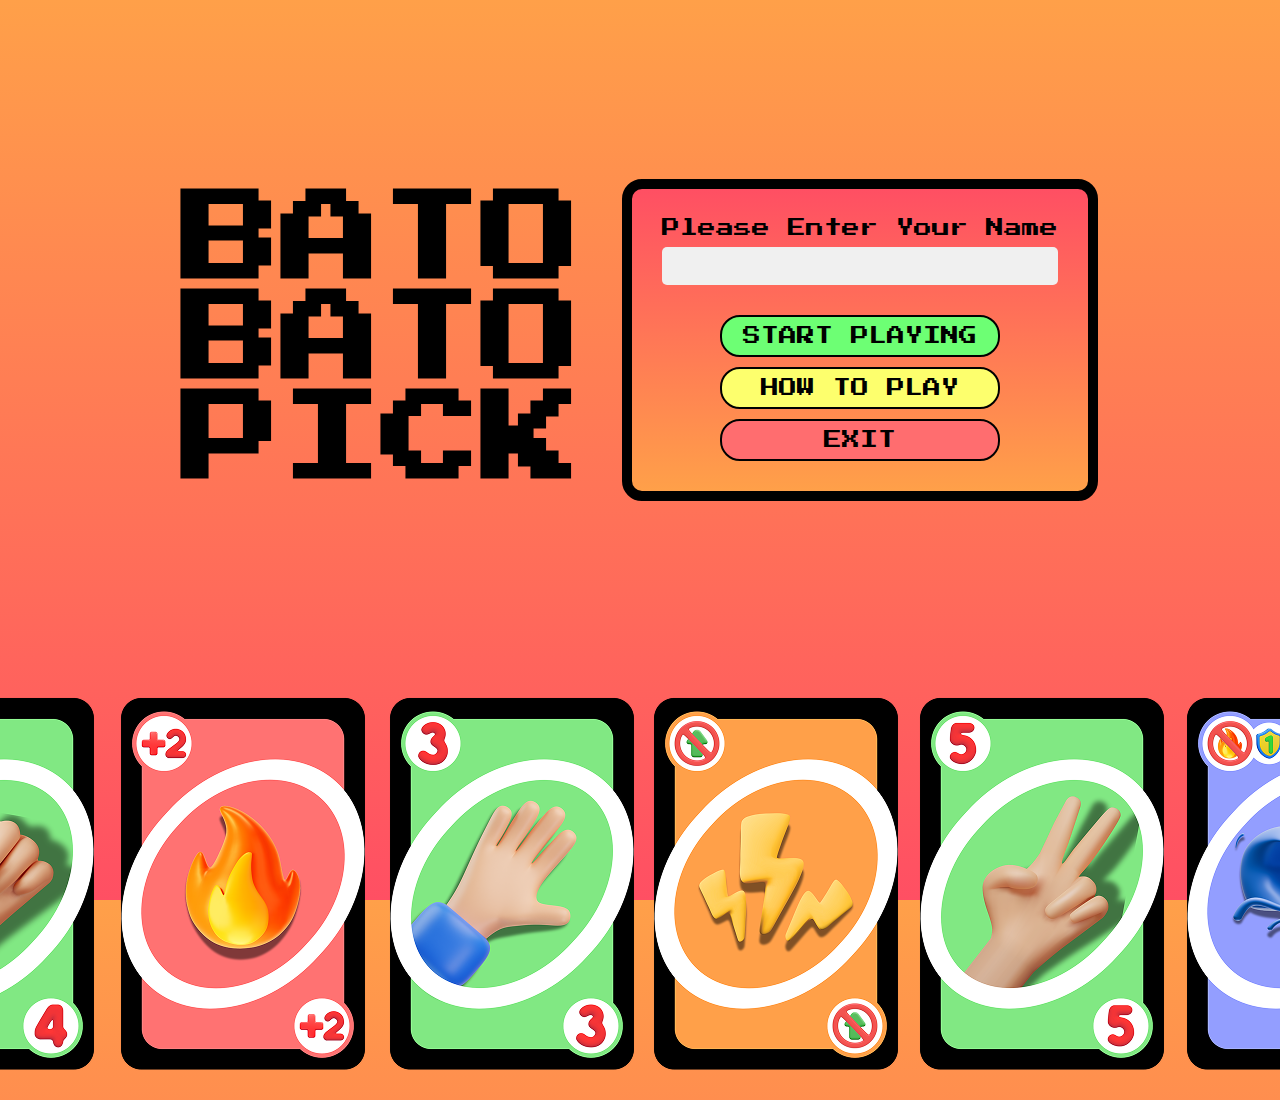
<file: index.html>
<!DOCTYPE html>
<html lang="en">
<head>
    <meta charset="UTF-8">
    <meta name="viewport" content="width=device-width, initial-scale=1.0">
    <link rel="icon" type="image/x-icon" href="images/card-back.png">
    <link rel="stylesheet" href="style.css">
    <title>Bato Bato Pick</title>
    <style>
        body {
            height: 100vh;
            overflow: hidden;
        }
    </style>
<body>
    <div class="container">
        <div class="menu">
            <h1>Bato<br>Bato<br>Pick</h1>
            <div class="base">
                <label for="name">Please enter your name</label>
                <input type="text" name="name" id="name">
                <a href="gameplay.html"><button style="background: #6DFF74;">Start playing</button></a>
                <a href="rules.html"><button style="background: #FDFF6D; margin: 10px auto;">How to play</button></a>
                <button data-modal-target="#exitModal" style="background: #FF6D6F;">Exit</button>
            </div>
        </div>
    </div>

    <!-- EXIT MODAL -->
    <div id="exitModal" class="modal">
        <div class="modal-content">
            <span class="close close-btn">&times;</span>
            <h1>Are you sure<br>you want to exit?</h1>
            <button id="confirmExitBtn" style="background: #FF6D6F; margin-bottom: 15px;">Yes, Exit</button>
            <button id="cancelExitBtn" style="background: #6DFF74;">No, Stay</button>
        </div>
    </div>

    <img class="bg-cards" src="images/background.png" alt="cards" draggable="false">
    <script src="script.js" defer></script>
</body>
</html>
</file>
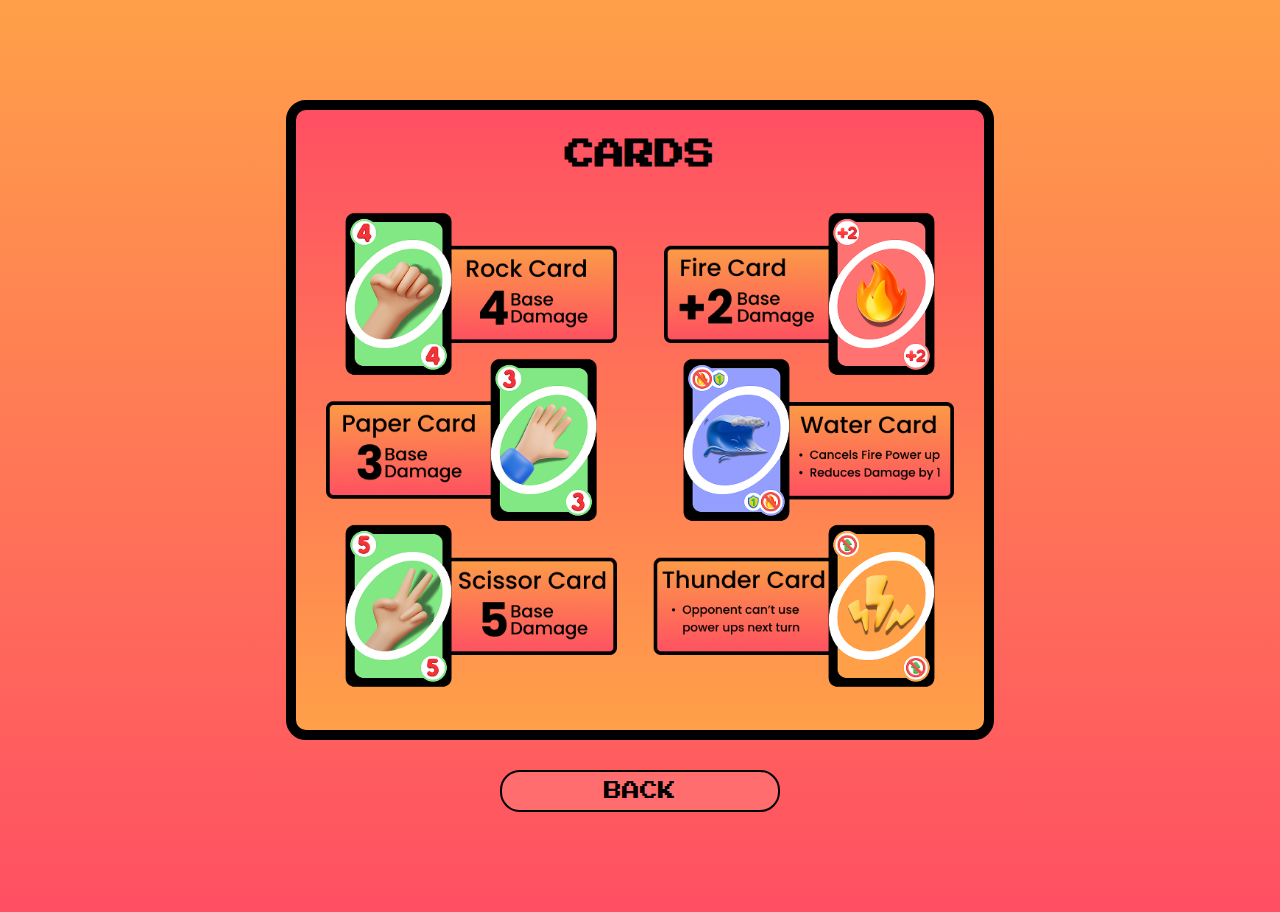
<file: cards.html>
<!DOCTYPE html>
<html lang="en">
<head>
    <meta charset="UTF-8">
    <meta name="viewport" content="width=device-width, initial-scale=1.0">
    <link rel="icon" type="image/x-icon" href="images/card-back.png">
    <link rel="stylesheet" href="style.css">
    <title>Bato Bato Pick</title>
    <style>
        .container {
            margin: 100px 0;
        }

        .base {
            margin-bottom: 30px;
        }
    </style>
</head>
<body>
    <div class="container">
        <div class="cards">
            <div class="base">
                <h1>Cards</h1>
                <div class="desc">
                    <img src="images/cards1.png" alt="cards1">    
                    <img src="images/cards2.png" alt="cards2"> 
                </div>
            </div>
            <a href="rules.html"><button style="background: #FF6D6F;">Back</button></a>
        </div>
    </div>
</body>
</html>
</file>
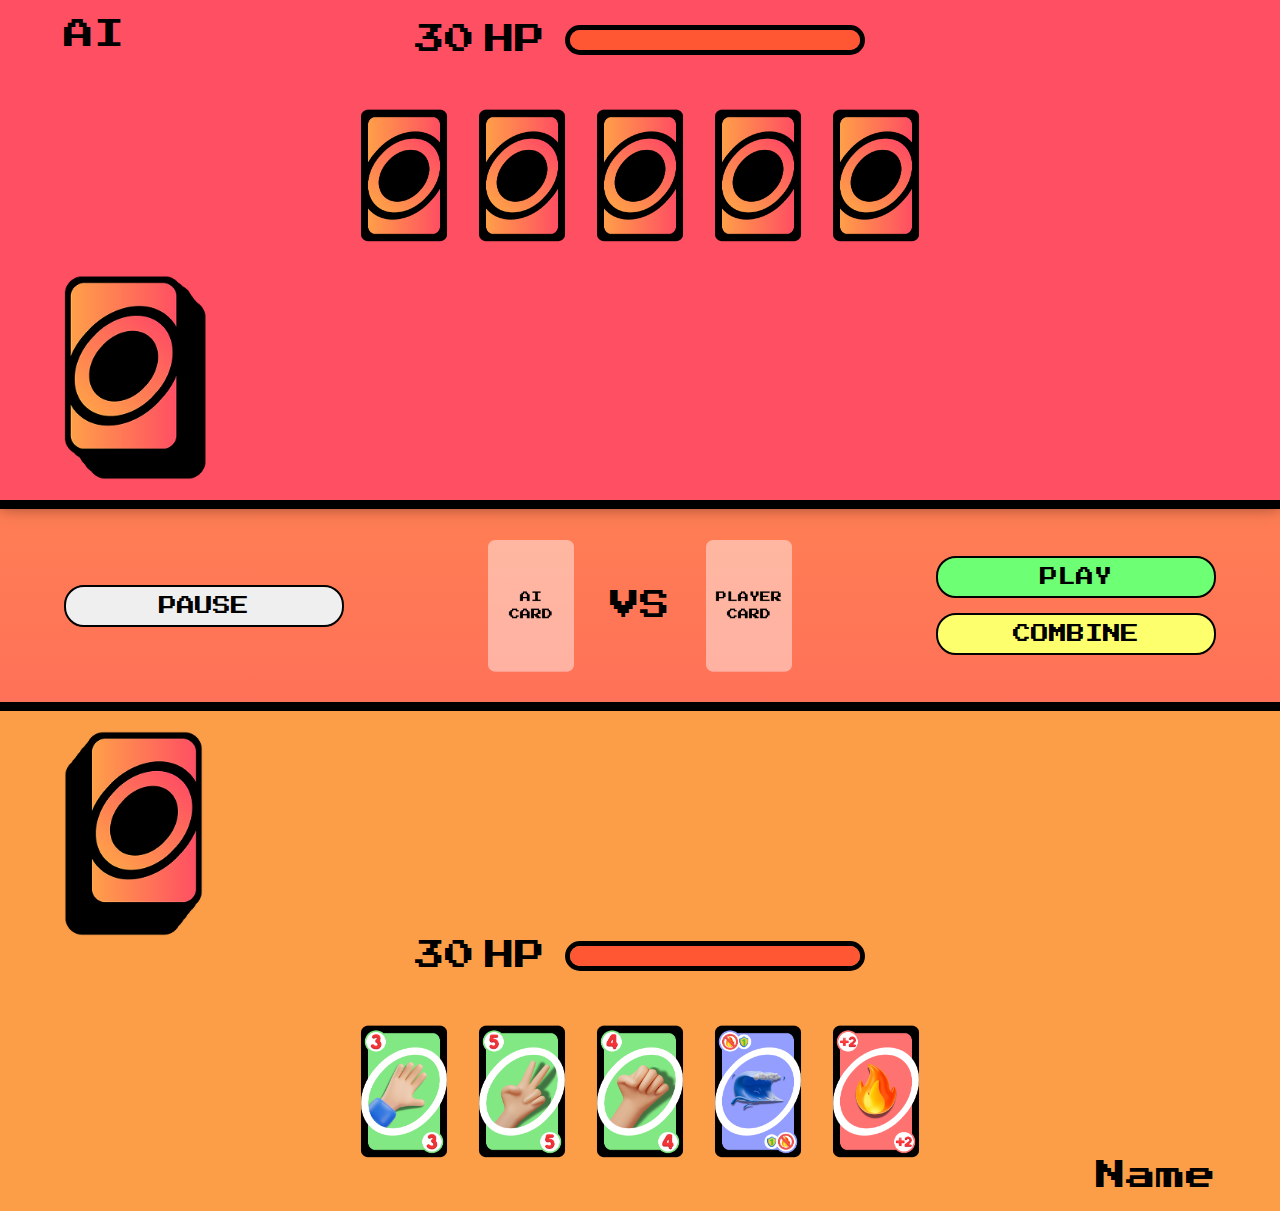
<file: gameplay.html>
<!DOCTYPE html>
<html lang="en">
<head>
    <meta charset="UTF-8">
    <meta name="viewport" content="width=device-width, initial-scale=1.0">
    <link rel="icon" type="image/x-icon" href="images/card-back.png">
    <link rel="stylesheet" href="style.css">
    <title>Bato Bato Pick</title>
    <style>
        body {
            flex-direction: column;
        }
    </style>
</head>
<body>
    <div class="ai-container">
        <div class="container">
            <p class="name">AI</p>
            <div class="health-points">
                <p>30</p>
                <p style="margin: 0 20px 0 10px;">HP</p>
                <progress class="progress" id="HealthPoints" value="30" max="30"></progress>
            </div>
            <div class="card-back">
                <img src="images/card-back.png" alt="card-back">
                <img src="images/card-back.png" alt="card-back">
                <img src="images/card-back.png" alt="card-back">
                <img src="images/card-back.png" alt="card-back">
                <img src="images/card-back.png" alt="card-back">
            </div>
            <img class="ai-stack" src="images/stack1.png" alt="stack1" draggable="false">
        </div>
    </div>
    <div class="game-container">
        <div class="container">
            <div class="pause">
                <button id="openPauseModalBtn">Pause</button>
            </div>
            <div class="gameplay">
                <img src="images/ai-card.png" alt="ai-card" draggable="false">
                <p>VS</p>
                <img src="images/player-card.png" alt="player-card" draggable="false">
            </div>
            <div class="actions">
                <button style="background: #6DFF74; margin-bottom: 15px;">Play</button>
                <button style="background: #FDFF6D;">Combine</button>
            </div>
        </div>
    </div>
    <div class="player-container">
        <div class="container">
            <img class="player-stack" src="images/stack2.png" alt="stack2" draggable="false">
            <div class="health-points">
                <p>30</p>
                <p style="margin: 0 20px 0 10px;">HP</p>
                <progress class="progress" id="HealthPoints" value="30" max="30"></progress>
            </div>
            <div class="play-cards">
                <button><img src="images/paper.png" alt="card"></button>
                <button><img src="images/scissors.png" alt="card"></button>
                <button><img src="images/rock.png" alt="card"></button>
                <button><img src="images/water.png" alt="card"></button>
                <button><img src="images/fire.png" alt="card"></button>
            </div>
            <p class="name">Name</p>
        </div>
    </div>

    <!-- PAUSE MODAL -->
    <div id="pauseModal" class="modal">
        <div class="modal-content">
            <span id="closeModalBtn" class="close">&times;</span>
            <h1>Pause</h1>
            <button style="background: #6DFF74;">Resume</button>
            <button style="background: #FDFF6D; margin: 15px 0;">Restart</button>
            <a href="index.html"><button style="background: #FF6D6F;">Return to Main Menu</button></a>
        </div>
    </div>

    <!-- WIN MODAL -->
    <div id="winModal" class="modal" style="display: none;">
        <div class="modal-content">
            <span id="closeModalBtn" class="close">&times;</span>
            <h1>Congratulations<br>You Won!!!</h1>
            <button style="background: #6DFF74; margin-bottom: 15px;">Play Again</button>
            <a href="index.html"><button style="background: #FF6D6F;">Return to Main Menu</button></a>
        </div>
    </div>

    <!-- LOSE MODAL -->
    <div id="loseModal" class="modal" style="display: none;">
        <div class="modal-content">
            <span id="closeModalBtn" class="close">&times;</span>
            <h1>You lost :(<br>Better Luck<br>Next Time</h1>
            <button style="background: #6DFF74; margin-bottom: 15px;">Play Again</button>
            <a href="index.html"><button style="background: #FF6D6F;">Return to Main Menu</button></a>
        </div>
    </div>

    <script>
        const openBtn = document.getElementById("openPauseModalBtn");
        const closeBtn = document.getElementById("closeModalBtn");
        const modal = document.getElementById("pauseModal");

        openBtn.onclick = () => {
            modal.style.display = "flex";
        };

        closeBtn.onclick = () => {
            modal.style.display = "none";
        };

        // Close modal when clicking outside the modal content
        window.onclick = (event) => {
            if (event.target === modal) {
            modal.style.display = "none";
            }
        };
    </script>
</body>
</html>
</file>
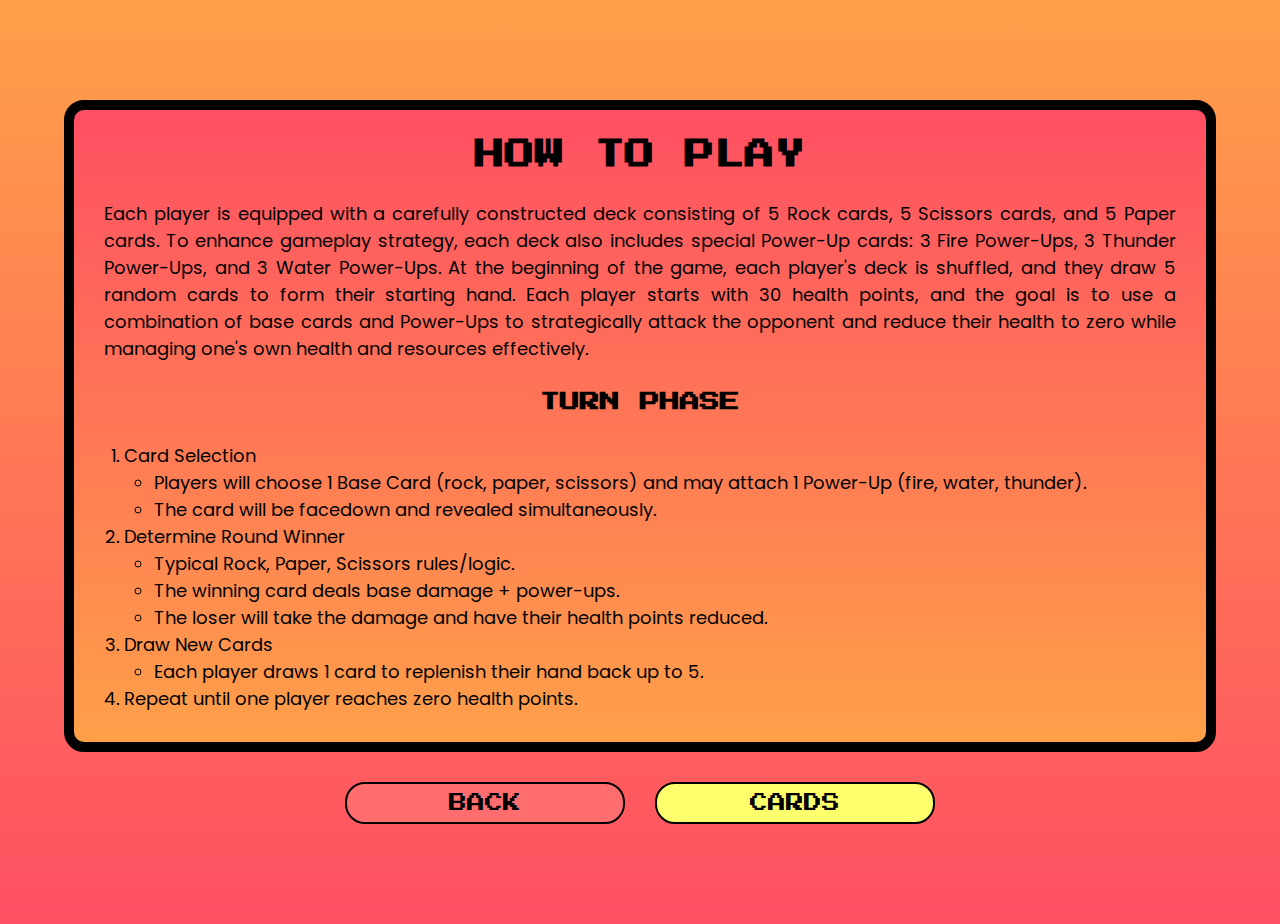
<file: rules.html>
<!DOCTYPE html>
<html lang="en">
<head>
    <meta charset="UTF-8">
    <meta name="viewport" content="width=device-width, initial-scale=1.0">
    <link rel="icon" type="image/x-icon" href="images/card-back.png">
    <link rel="stylesheet" href="style.css">
    <title>Bato Bato Pick</title>
    <style>
        .container {
            margin: 100px 20px;
        }

        .base {
            margin-bottom: 30px;
        }

        @media (max-width: 768px) {
            .container {
                margin: 40px 20px;
            }
        }
    </style>
</head>
<body>
    <div class="container">
        <div class="rules">
            <div class="base">
                <h1>How To Play</h1>
                <p>Each player is equipped with a carefully constructed deck consisting of 5 Rock cards, 5 Scissors cards, and 5 Paper cards. To enhance gameplay strategy, each deck also includes special Power-Up cards: 3 Fire Power-Ups, 3 Thunder Power-Ups, and 3 Water Power-Ups. At the beginning of the game, each player's deck is shuffled, and they draw 5 random cards to form their starting hand. Each player starts with 30 health points, and the goal is to use a combination of base cards and Power-Ups to strategically attack the opponent and reduce their health to zero while managing one's own health and resources effectively.</p>
                <h2>Turn Phase</h2>
                <ol>
                    <li>Card Selection
                        <ul>
                            <li>Players will choose 1 Base Card (rock, paper, scissors) and may attach 1 Power-Up (fire, water, thunder).</li>
                            <li>The card will be facedown and revealed simultaneously.</li>
                        </ul>
                    </li>
                    <li>Determine Round Winner
                        <ul>
                            <li>Typical Rock, Paper, Scissors rules/logic.</li>
                            <li>The winning card deals base damage + power-ups.</li>
                            <li>The loser will take the damage and have their health points reduced.</li>
                        </ul>
                    </li>
                    <li>Draw New Cards
                        <ul>
                            <li>Each player draws 1 card to replenish their hand back up to 5.</li>
                        </ul>
                    </li>
                    <li>Repeat until one player reaches zero health points.</li>
                </ol>
            </div>
            <div class="buttons">
                <a href="index.html"><button style="background: #FF6D6F;">Back</button></a>
                <a href="cards.html"><button style="background: #FDFF6D;">Cards</button></a>    
            </div>
        </div>
    </div>
</body>
</html>
</file>
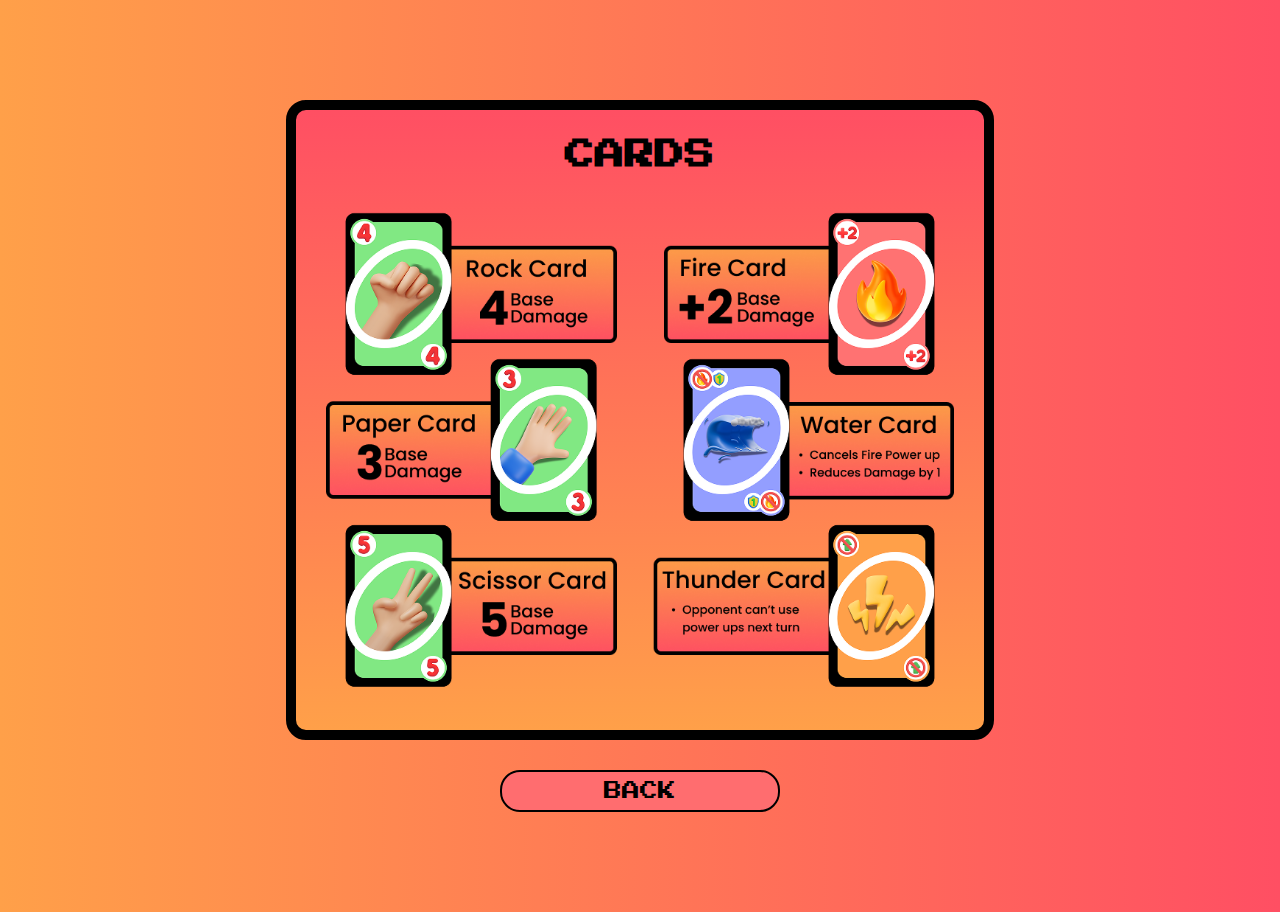
<file: pages/cards.html>
<!DOCTYPE html>
<html lang="en">
<head>
    <meta charset="UTF-8">
    <meta name="viewport" content="width=device-width, initial-scale=1.0">
    <link rel="icon" type="image/x-icon" href="../assets/images/card-back.png">
    <link rel="stylesheet" href="../assets/css/style.css">
    <title>Bato Bato Pick</title>
    <style>
        .container {
            margin: 100px 0;
        }

        .base {
            margin-bottom: 30px;
        }
    </style>
</head>
<body>
    <div class="container">
        <div class="cards">
            <div class="base">
                <h1>Cards</h1>
                <div class="desc">
                    <img src="../assets/images/cards1.png" alt="cards1" draggable="false">    
                    <img src="../assets/images/cards2.png" alt="cards2" draggable="false"> 
                </div>
            </div>
            <a href="rules.html"><button style="background: #FF6D6F;">Back</button></a>
        </div>
    </div>
    <script src="../assets/js/script.js" defer></script>
</body>
</html>
</file>
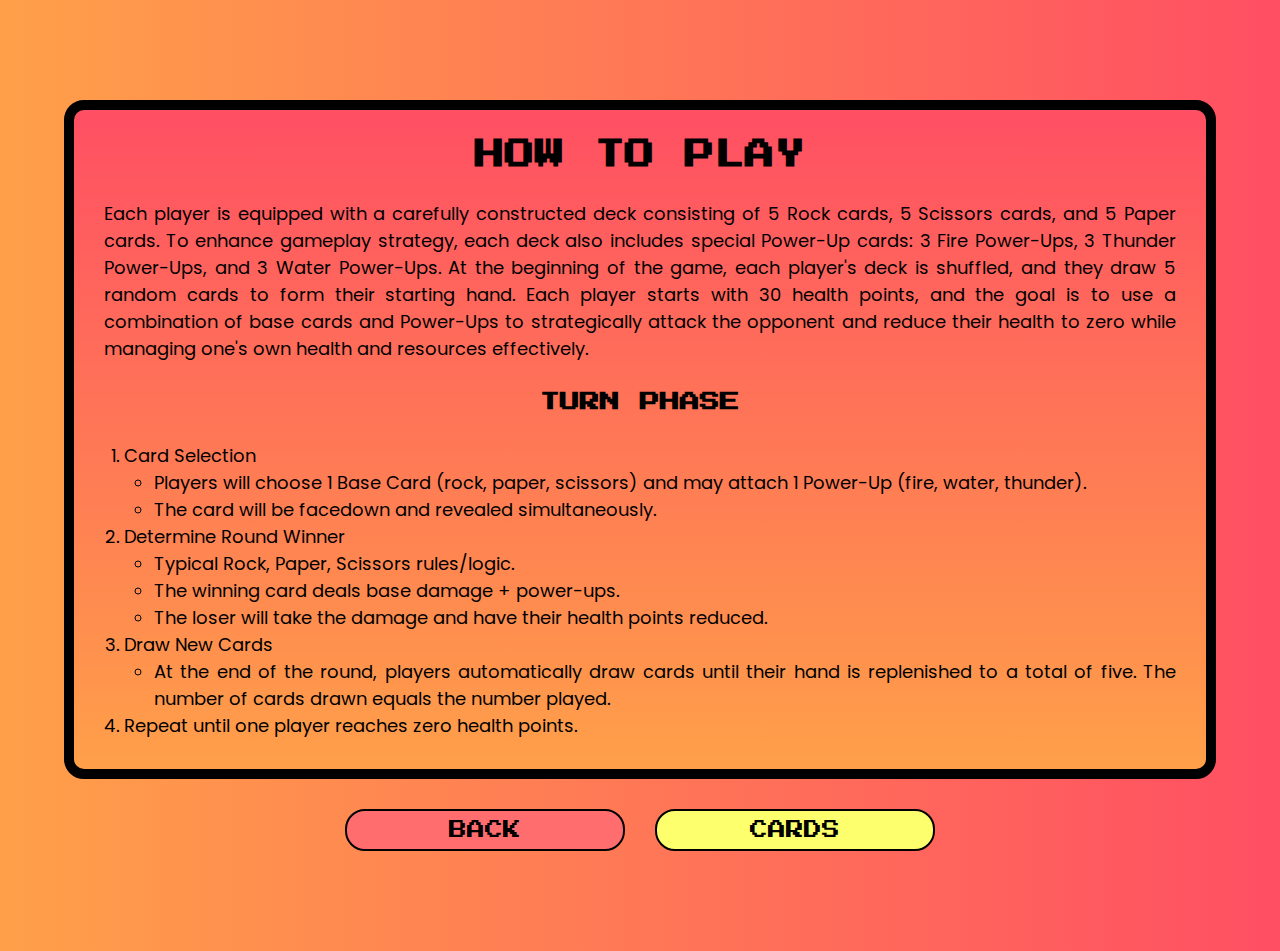
<file: pages/rules.html>
<!DOCTYPE html>
<html lang="en">
<head>
    <!-- Meta tags for character set and viewport -->
    <meta charset="UTF-8">
    <meta name="viewport" content="width=device-width, initial-scale=1.0">
    <!-- Favicon and stylesheet links -->
    <link rel="icon" type="image/x-icon" href="../assets/images/card-back.png">
    <link rel="stylesheet" href="../assets/css/style.css">
    <!-- Page title -->
    <title>Bato Bato Pick</title>
    <!-- Inline styles for specific page layout -->
    <style>
        .container {
            margin: 100px 20px;
        }

        .base {
            margin-bottom: 30px;
        }

        @media (max-width: 768px) {
            .container {
                margin: 40px 20px;
            }
        }
    </style>
</head>
<body>
    <!-- Main container for the rules page -->
    <div class="container">
        <!-- Rules content section -->
        <div class="rules">
            <div class="base">
                <!-- Title of the page -->
                <h1>How To Play</h1>
                <!-- General description of the game -->
                <p>Each player is equipped with a carefully constructed deck consisting of 5 Rock cards, 5 Scissors cards, and 5 Paper cards. To enhance gameplay strategy, each deck also includes special Power-Up cards: 3 Fire Power-Ups, 3 Thunder Power-Ups, and 3 Water Power-Ups. At the beginning of the game, each player's deck is shuffled, and they draw 5 random cards to form their starting hand. Each player starts with 30 health points, and the goal is to use a combination of base cards and Power-Ups to strategically attack the opponent and reduce their health to zero while managing one's own health and resources effectively.</p>
                <!-- Section describing the turn structure -->
                <h2>Turn Phase</h2>
                <ol>
                    <li>Card Selection
                        <ul>
                            <li>Players will choose 1 Base Card (rock, paper, scissors) and may attach 1 Power-Up (fire, water, thunder).</li>
                            <li>The card will be facedown and revealed simultaneously.</li>
                        </ul>
                    </li>
                    <li>Determine Round Winner
                        <ul>
                            <li>Typical Rock, Paper, Scissors rules/logic.</li>
                            <li>The winning card deals base damage + power-ups.</li>
                            <li>The loser will take the damage and have their health points reduced.</li>
                        </ul>
                    </li>
                    <li>Draw New Cards
                        <ul>
                            <li>At the end of the round, players automatically draw cards until their hand is replenished to a total of five. The number of cards drawn equals the number played.</li>
                        </ul>
                    </li>
                    <li>Repeat until one player reaches zero health points.</li>
                </ol>
            </div>
            <!-- Navigation buttons -->
            <div class="buttons">
                <a href="../index.html"><button style="background: #FF6D6F;">Back</button></a>
                <a href="cards.html"><button style="background: #FDFF6D;">Cards</button></a>    
            </div>
        </div>
    </div>
    <!-- Main script file -->
    <script src="../assets/js/script.js" defer></script>
</body>
</html>
</file>
<file: style.css>
@import url('https://fonts.googleapis.com/css2?family=Poppins:wght@400;500;700&family=Press+Start+2P&display=swap');

* {
    font-family: "Press Start 2P", system-ui;
    font-size: 18px;
    margin: 0;
    padding: 0;
}

a {
    text-decoration: none;
}

ol {
    margin-left: 20px;
}

ul {
    margin-left: 30px;
}

button {
    cursor: pointer;
    border: 2px solid black;
    border-radius: 20px;
    margin: auto;
    padding: 10px;
    width: 280px;
    text-transform: uppercase;
    transition: transform 0.2s ease, box-shadow 0.2s ease;
}

button:hover {
    transform: translateY(-2px);
    box-shadow: 0 5px 10px rgba(0, 0, 0, 0.2);
}

button:active {
    transform: translateY(1px);
    box-shadow: none;
}

button:disabled {
    cursor: not-allowed;
    opacity: 0.6;
    transform: none;
    box-shadow: none;
}

body {
    align-items: center;
    background-image: linear-gradient(to bottom, #FFA049, #FF4F63);
    display: flex;
    justify-content: center;
}

.container {
    max-width: 1152px;
    margin: auto;
}

.base {
    background-image: linear-gradient(to top, #FFA049, #FF4F63);
    border: 10px solid black;
    border-radius: 20px;
    padding: 30px;
}

/* MAIN MENU PAGE */
.menu {
    align-items: center;
    display: flex;
    gap: 40px;
    margin-bottom: 220px;
}

.menu h1 {
    font-size: 100px;
    text-transform: uppercase;
}

.menu label {
    display: block;
    text-transform: capitalize;
}

.menu input {
    background: #F0F0F0;
    border: none;
    border-radius: 5px;
    margin: 10px 0 30px 0;
    padding: 10px;
    width: 376px;
}

.menu button {
    display: block;
}

.bg-cards {
    bottom: -200px;
    position: absolute;
}

/* RULES PAGE */
.rules h1 {
    font-size: 30px;
    margin-bottom: 30px;
    text-align: center;
    text-transform: uppercase;
}

.rules h2 {
    font-size: 20px;
    margin: 30px 0;
    text-align: center;
    text-transform: uppercase;
}

.rules p,
.rules li {
    font-family: "Poppins", sans-serif;
    text-align: justify;
}

.rules .buttons {
    display: flex;
    justify-content: center;
    gap: 30px;
}

/* CARDS PAGE */
.cards h1 {
    font-size: 30px;
    margin-bottom: 30px;
    text-align: center;
    text-transform: uppercase;
}

.cards .desc {
    align-items: center;
    display: flex;
    justify-content: center;
    gap: 30px;
}

.cards img {
    height: 500px;
}

.cards button {
    display: block;
}

/* GAMEPLAY PAGE */
.ai-container {
    box-shadow: 0 0px 10px 0 rgba(0, 0, 0, 0.2), 0 0px 20px 0 rgba(0, 0, 0, 0.2);
    width: 100%;
}

.ai-container {
    background: #FF4F63;
    border-bottom: 9px solid black;
}

.player-container {
    background: #FC9E48;
    border-top: 9px solid black;
    width: 100%;
}

.game-container {
    width: 100%;
}

.ai-container .container,
.player-container .container {
    padding: 20px;
    position: relative;
}

.game-container .container {
    padding: 20px;
    align-items: center;
    display: flex;
    justify-content: space-between;
}

.ai-container .name,
.player-container .name {
    font-size: 30px;
    position: absolute;
}

.player-container .name {
    bottom: 0;
    right: 0;
    margin: 20px;
    max-width: 200px;
    text-align: right;
}

.health-points {
    align-items: center;
    display: flex;
    justify-content: center;
    margin: 5px 0 20px 0;
}

.health-points p,
.game-container .gameplay p {
    font-size: 30px;
}

.progress {
    accent-color: #FF5733;
    width: 300px;
    height: 30px;
    -webkit-appearance: none;
    -moz-appearance: none;
    appearance: none;
    border: 5px solid black;
    border-radius: 20px;
    overflow: hidden;
}

.progress::-webkit-progress-value {
    background-color: #FF5733;
}

.progress::-webkit-progress-bar {
    background-color: #f0f0f0;
}

.progress::-moz-progress-bar {
    background-color: #FF5733;
}

.stack-container {
    position: absolute;
    margin: 20px;
}

.ai-container .stack-container {
    top: 0;
    right: 0;
}

.player-container .stack-container {
    bottom: 0;
    left: 0;
}

.ai-stack,
.player-stack {
    height: 205px;
    display: block;
}

#ai-deck-count, #player-deck-count {
    position: absolute;
    top: 0;
    left: 0;
    color: white;
    font-size: 24px;
    font-weight: bold;
    text-shadow: 2px 2px 4px black;
    width: 100%;
    height: 100%;
    display: flex;
    align-items: center;
    justify-content: center;
    padding-bottom: 20px;
}

.ai-container .card-back,
.player-container .play-cards {
    align-items: center;
    display: flex;
    justify-content: center;
    min-height: 200px;
}

.ai-container .card-back img,
.player-container .play-cards button img,
.game-container .gameplay img {
    height: 153px;
}

.player-container .play-cards button {
    border: none;
    margin: 0;
    padding: 0;
    width: auto;
    background: transparent;
}

.player-card-container {
    position: relative;
    display: flex;
    flex-direction: column;
    align-items: center;
    transition: transform 0.2s ease;
    padding: 0 5px;
}

.player-card-container.selected {
    transform: translateY(-10px);
}

.player-card-container.selected button:first-of-type {
    box-shadow: 0 10px 20px rgba(0,0,0,0.3);
    border: 4px solid #FDFF6D;
    border-radius: 16px;
}

.info-button {
    display: none;
    position: absolute;
    bottom: -25px;
    background: #6dccff;
    padding: 6px 15px;
    border-radius: 20px;
    font-size: 14px;
    width: auto;
    z-index: 2;
    border: 2px solid black;
    cursor: pointer;
    text-transform: uppercase;
    transition: transform 0.2s ease, box-shadow 0.2s ease;
}

.player-card-container.selected .info-button {
    display: block;
}

.info-button:hover {
    transform: translateY(-2px);
    box-shadow: 0 5px 10px rgba(0, 0, 0, 0.2);
}

.info-button:active {
    transform: translateY(1px);
    box-shadow: none;
}

.game-container .gameplay {
    position: relative;
    display: flex;
    align-items: center;
    gap: 20px;
}

.button-controls {
    display: contents;
}

.game-container .pause {
    order: 1;
}

.gameplay {
    order: 2;
}

.game-container .actions {
    order: 3;
}

.game-container .actions button {
    display: block;
}

/* SETTINGS MODAL & TOGGLE SWITCH */
.settings-container {
    display: flex;
    flex-direction: column;
    gap: 20px;
    align-items: center;
    margin: 20px 0;
    font-family: "Poppins", sans-serif;
}

.setting-item {
    display: flex;
    justify-content: space-between;
    align-items: center;
    width: 80%;
    font-size: 20px;
}

.setting-item > label[for] {
    white-space: nowrap;
}

.volume-slider {
    -webkit-appearance: none;
    width: 50%;
    height: 15px;
    border-radius: 5px;   
    background: #d3d3d3;
    outline: none;
    opacity: 0.7;
    -webkit-transition: .2s;
    transition: opacity .2s;
}

.volume-slider:hover {
    opacity: 1;
}

.volume-slider::-webkit-slider-thumb {
    -webkit-appearance: none;
    appearance: none;
    width: 25px;
    height: 25px;
    border-radius: 50%; 
    background: #FF4F63;
    cursor: pointer;
}

.volume-slider::-moz-range-thumb {
    width: 25px;
    height: 25px;
    border-radius: 50%;
    background: #FF4F63;
    cursor: pointer;
}

.switch {
    position: relative;
    display: inline-block;
    width: 60px;
    height: 34px;
}

.switch input {
    opacity: 0;
    width: 0;
    height: 0;
}

.slider {
    position: absolute;
    cursor: pointer;
    top: 0;
    left: 0;
    right: 0;
    bottom: 0;
    background-color: #ccc;
    transition: .4s;
}

.slider:before {
    position: absolute;
    content: "";
    height: 26px;
    width: 26px;
    left: 4px;
    bottom: 4px;
    background-color: white;
    transition: .4s;
}

input:checked + .slider {
    background-color: #2196F3;
}

input:focus + .slider {
    box-shadow: 0 0 1px #2196F3;
}

input:checked + .slider:before {
    transform: translateX(26px);
}

.slider.round {
    border-radius: 34px;
}

.slider.round:before {
    border-radius: 50%;
}

/* MODAL */
.modal {
    display: none; /* Hidden by default */
    position: fixed;
    top: 0;
    left: 0;
    width: 100%;
    height: 100%;
    background-color: rgba(0, 0, 0, 0.7);
    align-items: center;
    justify-content: center;
    z-index: 10;
}

.modal-content {
    background-image: linear-gradient(to top, #FFA049, #FF4F63);
    padding: 50px 30px;
    border-radius: 20px;
    border: 9px solid black;
    position: relative;
    text-align: center;
    width: 481px;
}

.modal-content h1 {
    font-size: 30px;
    text-transform: uppercase;
    margin-bottom: 30px;
    line-height: 1.3;
}

.modal-content button {
    width: 420px;
}

.close-btn {
    cursor: pointer;
}

.close.close-btn {
    position: absolute;
    top: -10px;
    right: 12px;
    font-size: 50px;
    font-weight: bold;
    font-family: "Poppins", sans-serif;
}

/* RESPONSIVE LAYOUT */
@media (max-width: 1200px) {
    .container {
        max-width: 992px;
    }
}

@media (max-width: 992px) {
    .container {
        max-width: 768px;
    }

    /* MAIN MENU */
    .menu {
        flex-direction: column;
        margin-bottom: 80px;
        text-align: center;
    }

    .menu h1 {
        font-size: 80px;
    }

    .bg-cards {
        width: 100%;
        bottom: -140px;
    }

    /* CARDS PAGE */
    .cards .desc {
        flex-direction: column;
    }

    .game-container .pause button,
    .game-container .actions button {
        width: 180px;
    }

    .game-container .actions button {
        width: 180px;
    }

    .ai-container .ai-stack,
    .player-container .player-stack {
        height: 180px;
    }

    .ai-container .container {
        padding-right: 150px;
    }

    .player-container .container {
        padding-left: 150px;
    }

    .ai-container .name,
    .player-container .name {
        position: static;
        text-align: center;
        max-width: 100%;
        margin: 0;
        padding: 15px 0;
    }

    .player-container .play-cards {
        min-height: 180px;
    }
}

@media (max-width: 768px) {
    * {
        font-size: 16px;
    }

    .container {
        max-width: 576px;
    }

    .rules .base {
        padding: 20px;
    }

    .rules .buttons {
        flex-direction: column;
        gap: 15px;
        align-items: center;
    }

    .rules .buttons a,
    .rules .buttons button {
        width: 100%;
        box-sizing: border-box;
    }

    /* MAIN MENU */
    .menu h1 {
        font-size: 60px;
    }

    .menu input {
        width: 100%;
        box-sizing: border-box;
    }

    /* RULES PAGE */
    .rules h1, .cards h1 {
        font-size: 24px;
    }

    .rules h2 {
        font-size: 18px;
    }

    .bg-cards {
        bottom: -80px;
    }

    /* GAMEPLAY PAGE */
    .ai-container .name {
        padding: 5px 0;
    }

    .player-container .name {
        padding: 1px 0;
    }

    .ai-container .container,
    .player-container .container {
        padding-top: 10px;
        padding-bottom: 10px;
        box-sizing: border-box;
    }

    .ai-container .container {
        padding-right: 130px;
    }

    .player-container .container {
        padding-left: 150px;
    }

    .health-points {
        flex-wrap: wrap;
        justify-content: center;
        margin-bottom: 10px;
    }

    .health-points p, .game-container .gameplay p {
        font-size: 20px;
    }

    .progress {
        width: 100%;
        box-sizing: border-box;
    }

    .ai-container .card-back, .player-container .play-cards {
        flex-wrap: wrap;
    }

    .ai-container .card-back  {
        min-height: 80px;
    }

    .ai-container .card-back img, .game-container .gameplay img {
        height: 80px;
    }

    .player-container .play-cards {
        display: flex;
        flex-direction: column;
        min-height: 0;
        padding-bottom: 40px;
        gap: 30px;
    }

    .card-row {
        display: flex;
        justify-content: center;
        width: 100%;
    }

    .player-container .play-cards button img {
        height: 110px;
    }

    .ai-container .ai-stack {
        height: 120px;
    }

    .player-container .player-stack {
        height: 150px;
    }

    .game-container .container {
        flex-direction: row;
        justify-content: space-between;
        align-items: center;
        gap: 10px;
        padding: 10px 20px;
    }

    .button-controls {
        display: flex;
        flex-direction: column;
        gap: 15px;
        order: 1;
    }

    .game-container .pause button,
    .game-container .actions button {
        width: 130px;
    }

    .game-container .container .gameplay img {
        height: 150px;
    }

    .game-container .gameplay p {
        font-size: 24px;
    }

    /* MODAL */
    .modal-content {
        width: 80%;
        padding: 30px 20px;
    }

    .modal-content h1 {
        font-size: 24px;
    }

    .modal-content button {
        width: 100%;
    }
}

@media (max-width: 480px) {
     /* MAIN MENU */
    .menu h1 {
        font-size: 40px;
    }

    .bg-cards {
        bottom: -40px;
    }

    .base {
        padding: 20px;
    }

    .ai-container .card-back img, .game-container .gameplay img {
        height: 60px;
    }

    .player-container .play-cards {
        padding-bottom: 10px;
        gap: 25px;
    }

    .player-container .play-cards button img {
        height: 90px;
    }

    .health-points p, .game-container .gameplay p {
        font-size: 18px;
    }

    .game-container .container .gameplay img {
        height: 100px;
    }

    .info-button {
        bottom: -20px;
        padding: 5px 12px;
        font-size: 12px;
    }
}

#battle-focus-overlay {
    display: none;
    position: fixed;
    top: 0;
    left: 0;
    width: 100%;
    height: 100%;
    background-color: rgba(0, 0, 0, 0.4);
    backdrop-filter: blur(3px);
    z-index: 4;
}

.game-container.highlighted {
    position: relative;
    z-index: 5;
}

#reshuffle-message {
    display: none;
    position: fixed;
    top: 50%;
    left: 50%;
    transform: translate(-50%, -50%);
    padding: 30px 50px;
    background-image: linear-gradient(to top, #FFA049, #FF4F63);
    border: 9px solid black;
    border-radius: 20px;
    color: white;
    font-size: 28px;
    font-weight: bold;
    text-align: center;
    text-shadow: 2px 2px 4px black;
    text-transform: uppercase;
    z-index: 6;
}

#round-result-message {
    position: absolute;
    bottom: 15px;
    left: 50%;
    transform: translateX(-50%);
    width: 90%;
    color: white;
    font-size: 24px;
    font-weight: bold;
    text-shadow: 2px 2px 4px black;
    padding: 15px;
    border-radius: 10px;
    background-color: rgba(0, 0, 0, 0.6);
    z-index: 7;
    text-align: center;
    display: none;
}

#info-modal-img {
    height: 250px;
    border-radius: 16px;
    border: 5px solid black;
    background-color: white;
}

.player-container .play-cards {
    align-items: center;
    display: flex;
    justify-content: center;
    min-height: 200px;
}

.card-row {
    display: flex;
    justify-content: center;
    align-items: center;
    gap: 5px;
}

/* DARK MODE THEME */
body.dark-mode {
    background-image: linear-gradient(to bottom, #485563, #29323c);
}

body.dark-mode .base {
    background-image: linear-gradient(to top, #485563, #29323c);
    border-color: #E0E0E0;
    color: #E0E0E0;
}

body.dark-mode .menu input {
    background: #3a4753;
    color: #E0E0E0;
    border: 1px solid #555;
}

body.dark-mode button {
    border-color: #E0E0E0;
    color: black; /* Keep button text readable */
}

body.dark-mode .rules p,
body.dark-mode .rules li,
body.dark-mode #info-modal-desc,
body.dark-mode #restartModal p {
    color: #E0E0E0;
}

body.dark-mode .ai-container {
    background: #29323c;
    border-bottom-color: #E0E0E0;
    box-shadow: 0 0px 10px 0 rgba(255, 255, 255, 0.1), 0 0px 20px 0 rgba(255, 255, 255, 0.1);
}

body.dark-mode .player-container {
    background: #485563;
    border-top-color: #E0E0E0;
}

body.dark-mode .progress {
    border-color: #E0E0E0;
}

body.dark-mode .modal-content {
    background-image: linear-gradient(to top, #485563, #29323c);
    border-color: #E0E0E0;
}

body.dark-mode .modal-content h1, 
body.dark-mode .modal-content label {
    color: #E0E0E0;
}

body.dark-mode .close.close-btn {
    color: #E0E0E0;
}

body.dark-mode #reshuffle-message {
    background-image: linear-gradient(to top, #485563, #29323c);
    border-color: #E0E0E0;
}

body.dark-mode #round-result-message {
    color: #FFFFFF;
    background-color: rgba(0, 0, 0, 0.8);
}

body.dark-mode .volume-slider {
    background: #555;
}

body.dark-mode .volume-slider::-webkit-slider-thumb {
    background: #6DFF74;
}

body.dark-mode .volume-slider::-moz-range-thumb {
    background: #6DFF74;
}
</file>
<file: assets/css/style.css>
@import url('https://fonts.googleapis.com/css2?family=Poppins:wght@400;500;700&family=Press+Start+2P&display=swap');

/* --- GLOBAL STYLES --- */
/* Universal box-sizing and font settings */
* {
    font-family: "Press Start 2P", system-ui;
    font-size: 18px;
    margin: 0;
    padding: 0;
    -webkit-user-select: none; /* Safari */
    -ms-user-select: none; /* IE 10+ */
    user-select: none; /* Standard */
    -webkit-touch-callout: none; /* iOS Safari */
}

/* Default anchor tag styling */
a {
    text-decoration: none;
}

/* Prevent image dragging */
img {
    pointer-events: none; /* Prevents dragging and context menu on images */
}

/* Margin for lists */
ol {
    margin-left: 20px;
}

ul {
    margin-left: 30px;
}

/* Default button styling */
button {
    cursor: pointer;
    border: 2px solid black;
    border-radius: 20px;
    margin: auto;
    padding: 10px;
    width: 280px;
    text-transform: uppercase;
    transition: transform 0.2s ease, box-shadow 0.2s ease, filter 0.2s ease;
}

/* Button hover and active states */
button:hover {
    transform: translateY(-2px);
    box-shadow: 0 5px 10px rgba(0, 0, 0, 0.2);
    filter: brightness(1.1);
}

button:active {
    transform: translateY(1px);
    box-shadow: none;
}

/* Disabled button state */
button:disabled {
    cursor: not-allowed;
    opacity: 0.6;
    transform: none;
    box-shadow: none;
}

/* Body styling with animated gradient background */
body {
    align-items: center;
    background-image: linear-gradient(to right, #FFA049, #FF4F63, #FFA049, #FF4F63);
    background-size: 300% 100%;
    display: flex;
    justify-content: center;
    animation: animated-gradient 15s ease-in-out infinite;
}

/* General container for centering content */
.container {
    max-width: 1152px;
    margin: auto;
}

/* Base style for card-like containers */
.base {
    background-image: linear-gradient(to top, #FFA049, #FF4F63);
    border: 10px solid black;
    border-radius: 20px;
    padding: 30px;
}

/* --- MAIN MENU PAGE --- */
.menu {
    align-items: center;
    display: flex;
    gap: 40px;
    margin-bottom: 220px;
    animation: float-menu 8s ease-in-out infinite;
}

.menu h1 {
    font-size: 100px;
    text-transform: uppercase;
    animation: glow 3s ease-in-out infinite, pulse 4s ease-in-out infinite;
}

.menu label {
    display: block;
    text-transform: capitalize;
}

.menu input {
    background: #F0F0F0;
    border: none;
    border-radius: 5px;
    margin: 10px 0 30px 0;
    padding: 10px;
    width: 376px;
}

.menu button {
    display: block;
}

.bg-cards {
    bottom: -200px;
    position: absolute;
    animation: float 6s ease-in-out infinite;
}

/* --- RULES PAGE --- */
.rules h1 {
    font-size: 30px;
    margin-bottom: 30px;
    text-align: center;
    text-transform: uppercase;
}

.rules h2 {
    font-size: 20px;
    margin: 30px 0;
    text-align: center;
    text-transform: uppercase;
}

.rules p,
.rules li {
    font-family: "Poppins", sans-serif;
    text-align: justify;
}

.rules .buttons {
    display: flex;
    justify-content: center;
    gap: 30px;
}

/* --- CARDS PAGE --- */
.cards h1 {
    font-size: 30px;
    margin-bottom: 30px;
    text-align: center;
    text-transform: uppercase;
}

.cards .desc {
    align-items: center;
    display: flex;
    justify-content: center;
    gap: 30px;
}

.cards img {
    height: 500px;
}

.cards button {
    display: block;
}

/* --- GAMEPLAY PAGE --- */
/* Top-level containers for AI, Game, and Player areas */
.ai-container {
    box-shadow: 0 0px 10px 0 rgba(0, 0, 0, 0.2), 0 0px 20px 0 rgba(0, 0, 0, 0.2);
    width: 100%;
}

.ai-container {
    background: #FF4F63;
    border-bottom: 9px solid black;
}

.player-container {
    background: #FC9E48;
    border-top: 9px solid black;
    width: 100%;
}

.game-container {
    width: 100%;
}

/* Padding and positioning for gameplay containers */
.ai-container .container,
.player-container .container {
    padding: 20px;
    position: relative;
}

.game-container .container {
    padding: 20px;
    align-items: center;
    display: flex;
    justify-content: space-between;
}

/* Player and AI name display */
.ai-container .name,
.player-container .name {
    font-size: 30px;
    position: absolute;
}

.player-container .name {
    bottom: 0;
    right: 0;
    margin: 20px;
    max-width: 200px;
    text-align: right;
}

/* Health points bar and text styling */
.health-points {
    align-items: center;
    display: flex;
    justify-content: center;
    margin: 5px 0 20px 0;
}

.health-points p,
.game-container .gameplay p {
    font-size: 30px;
}

/* Progress bar for HP */
.progress {
    accent-color: #FF5733;
    width: 300px;
    height: 30px;
    -webkit-appearance: none;
    -moz-appearance: none;
    appearance: none;
    border: 5px solid black;
    border-radius: 20px;
    overflow: hidden;
}

/* Progress bar styling for Webkit and Mozilla */
.progress::-webkit-progress-value {
    background-color: #FF5733;
    transition: width 0.4s ease-out, background-color 0.1s linear;
}

.progress::-webkit-progress-bar {
    background-color: #f0f0f0;
}

.progress::-moz-progress-bar {
    background-color: #FF5733;
    transition: width 0.4s ease-out, background-color 0.1s linear;
}

/* Deck stack and count styling */
.stack-container {
    position: absolute;
    margin: 20px;
}

.ai-container .stack-container {
    top: 0;
    right: 0;
}

.player-container .stack-container {
    bottom: 0;
    left: 0;
}

.ai-stack,
.player-stack {
    height: 205px;
    display: block;
}

#ai-deck-count, #player-deck-count {
    position: absolute;
    top: 0;
    left: 0;
    color: white;
    font-size: 24px;
    font-weight: bold;
    text-shadow: 2px 2px 4px black;
    width: 100%;
    height: 100%;
    display: flex;
    align-items: center;
    justify-content: center;
    padding-bottom: 20px;
}

/* AI and Player hand containers */
.ai-container .card-back,
.player-container .play-cards {
    align-items: center;
    display: flex;
    justify-content: center;
    min-height: 200px;
}

/* Card image styling */
.ai-container .card-back img,
.player-container .play-cards button img,
.game-container .gameplay img {
    height: 153px;
    will-change: transform, opacity;
}

/* Animation for AI's face-down cards */
.ai-container .card-back img {
    animation: gentle-float 6s ease-in-out infinite;
}
.ai-container .card-back img:nth-child(1) { animation-delay: 0.2s; }
.ai-container .card-back img:nth-child(2) { animation-delay: 0.6s; }
.ai-container .card-back img:nth-child(3) { animation-delay: 1.0s; }
.ai-container .card-back img:nth-child(4) { animation-delay: 1.4s; }
.ai-container .card-back img:nth-child(5) { animation-delay: 1.8s; }

/* Player's card button styling */
.player-container .play-cards button {
    border: none;
    margin: 0;
    padding: 0;
    width: auto;
    background: transparent;
}

/* Container for each player card, including info button */
.player-card-container {
    position: relative;
    display: flex;
    flex-direction: column;
    align-items: center;
    transition: transform 0.2s ease;
    padding: 0 5px;
}

/* Animation for player's cards */
.player-card-container > button:first-of-type {
    animation: gentle-float 6s ease-in-out infinite;
}

/* Staggered animation delays for player cards */
.player-container .card-row:first-child .player-card-container:nth-child(1) > button:first-of-type {
    animation-delay: 0s;
}
.player-container .card-row:first-child .player-card-container:nth-child(2) > button:first-of-type {
    animation-delay: 0.4s;
}
.player-container .card-row:last-child .player-card-container:nth-child(1) > button:first-of-type {
    animation-delay: 0.8s;
}
.player-container .card-row:last-child .player-card-container:nth-child(2) > button:first-of-type {
    animation-delay: 1.2s;
}
.player-container .card-row:last-child .player-card-container:nth-child(3) > button:first-of-type {
    animation-delay: 1.6s;
}

/* Styling for selected player card */
.player-card-container.selected {
    transform: translateY(-10px);
}

.player-card-container.selected > button:first-of-type {
    animation-play-state: paused;
}

.player-card-container.selected button:first-of-type {
    box-shadow: 0 10px 20px rgba(0,0,0,0.3);
    border: 4px solid #FDFF6D;
    border-radius: 16px;
}

/* Card info button styling (appears on selection) */
.info-button {
    display: none;
    position: absolute;
    bottom: -25px;
    background: #6dccff;
    padding: 6px 15px;
    border-radius: 20px;
    font-size: 14px;
    width: auto;
    z-index: 2;
    border: 2px solid black;
    cursor: pointer;
    text-transform: uppercase;
    transition: transform 0.2s ease, box-shadow 0.2s ease;
}

.player-card-container.selected .info-button {
    display: block;
}

.info-button:hover {
    transform: translateY(-2px);
    box-shadow: 0 5px 10px rgba(0, 0, 0, 0.2);
}

.info-button:active {
    transform: translateY(1px);
    box-shadow: none;
}

/* Central gameplay area (card slots) */
.game-container .gameplay {
    position: relative;
    display: flex;
    align-items: center;
    gap: 20px;
}

/* Layout for game controls */
.button-controls {
    display: contents;
}

.game-container .pause {
    order: 1;
}

.gameplay {
    order: 2;
}

.game-container .actions {
    order: 3;
}

.game-container .actions button {
    display: block;
}

/* --- SETTINGS MODAL & TOGGLE SWITCH --- */
.settings-container {
    display: flex;
    flex-direction: column;
    gap: 20px;
    align-items: center;
    margin: 20px 0;
    font-family: "Poppins", sans-serif;
}

.setting-item {
    display: flex;
    justify-content: space-between;
    align-items: center;
    width: 80%;
    font-size: 20px;
}

.setting-item > label[for] {
    white-space: nowrap;
}

/* Volume slider styling */
.volume-slider {
    -webkit-appearance: none;
    width: 50%;
    height: 15px;
    border-radius: 5px;   
    background: #d3d3d3;
    outline: none;
    opacity: 0.7;
    -webkit-transition: .2s;
    transition: opacity .2s;
}

.volume-slider:hover {
    opacity: 1;
}

.volume-slider::-webkit-slider-thumb {
    -webkit-appearance: none;
    appearance: none;
    width: 25px;
    height: 25px;
    border-radius: 50%; 
    background: #FF4F63;
    cursor: pointer;
}

.volume-slider::-moz-range-thumb {
    width: 25px;
    height: 25px;
    border-radius: 50%;
    background: #FF4F63;
    cursor: pointer;
}

/* Dark mode toggle switch styling */
.switch {
    position: relative;
    display: inline-block;
    width: 60px;
    height: 34px;
}

.switch input {
    opacity: 0;
    width: 0;
    height: 0;
}

.slider {
    position: absolute;
    cursor: pointer;
    top: 0;
    left: 0;
    right: 0;
    bottom: 0;
    background-color: #ccc;
    transition: .4s;
}

.slider:before {
    position: absolute;
    content: "";
    height: 26px;
    width: 26px;
    left: 4px;
    bottom: 4px;
    background-color: white;
    transition: .4s;
}

input:checked + .slider {
    background-color: #2196F3;
}

input:focus + .slider {
    box-shadow: 0 0 1px #2196F3;
}

input:checked + .slider:before {
    transform: translateX(26px);
}

.slider.round {
    border-radius: 34px;
}

.slider.round:before {
    border-radius: 50%;
}

/* --- MODAL STYLES --- */
/* Base modal container (overlay) */
.modal {
    display: flex;
    position: fixed;
    top: 0;
    left: 0;
    width: 100%;
    height: 100%;
    background-color: rgba(0, 0, 0, 0.7);
    align-items: center;
    justify-content: center;
    z-index: 10;
    opacity: 0;
    visibility: hidden;
    transition: opacity 0.3s ease, visibility 0.3s ease;
}

/* Modal visibility state */
.modal.visible {
    opacity: 1;
    visibility: visible;
}

/* Modal content box styling */
.modal-content {
    background-image: linear-gradient(to top, #FFA049, #FF4F63);
    padding: 50px 30px;
    border-radius: 20px;
    border: 9px solid black;
    position: relative;
    text-align: center;
    width: 481px;
    transform: scale(0.9);
    transition: transform 0.3s ease;
}

.modal.visible .modal-content {
    transform: scale(1);
}

.modal.is-closing {
    pointer-events: none;
}

.modal-content h1 {
    font-size: 30px;
    text-transform: uppercase;
    margin-bottom: 30px;
    line-height: 1.3;
}

.modal-content button {
    width: 420px;
}

.modal-content .desc {
    display: flex;
    flex-direction: column;
    align-items: center;
}

/* Specific styling for the scrollable 'How to Play' modal */
#howToPlayModal .modal-content {
    max-height: 80vh;
    overflow-y: auto;
}

/* Tab navigation inside modals */
.modal-tabs {
    display: flex;
    border-bottom: 2px solid black;
    margin-bottom: 20px;
    justify-content: center;
}

.tab-button {
    background: none;
    border: none;
    padding: 10px 20px;
    cursor: pointer;
    font-size: 18px;
    text-transform: uppercase;
    width: auto;
    border-radius: 0;
    margin: 0;
    box-shadow: none !important;
}

.tab-button.active {
    border-bottom: 4px solid #962bc0;
    transform: none !important;
}

.tab-button:hover {
    background-color: rgba(0,0,0,0.1);
    transform: none !important;
    filter: none;
}

/* Tab content visibility */
.tab-content {
    display: none;
}

.tab-content.active {
    display: block;
    animation: slideUpFadeIn 0.5s ease-in-out;
}

/* Modal close button styling */
.close-btn {
    cursor: pointer;
}

.close.close-btn {
    position: absolute;
    top: -10px;
    right: 12px;
    font-size: 50px;
    font-weight: bold;
    font-family: "Poppins", sans-serif;
}

/* --- RESPONSIVE LAYOUT (Media Queries) --- */
@media (max-width: 1200px) {
    .container {
        max-width: 992px;
    }
}

@media (max-width: 992px) {
    .container {
        max-width: 768px;
    }

    /* MAIN MENU */
    .menu {
        flex-direction: column;
        margin-bottom: 80px;
        text-align: center;
    }

    .menu h1 {
        font-size: 80px;
    }

    .bg-cards {
        width: 100%;
        bottom: -140px;
    }

    /* CARDS PAGE */
    .cards .desc {
        flex-direction: column;
    }

    .game-container .pause button,
    .game-container .actions button {
        width: 180px;
    }

    .game-container .actions button {
        width: 180px;
    }

    .ai-container .ai-stack,
    .player-container .player-stack {
        height: 180px;
    }

    .ai-container .container {
        padding-right: 150px;
    }

    .player-container .container {
        padding-left: 150px;
    }

    .ai-container .name,
    .player-container .name {
        position: static;
        text-align: center;
        max-width: 100%;
        margin: 0;
        padding: 15px 0;
    }

    .player-container .play-cards {
        min-height: 180px;
    }
}

@media (max-width: 768px) {
    * {
        font-size: 16px;
    }

    .container {
        max-width: 576px;
    }

    .rules .base {
        padding: 20px;
    }

    .rules .buttons {
        flex-direction: column;
        gap: 15px;
        align-items: center;
    }

    .rules .buttons a,
    .rules .buttons button {
        width: 100%;
        box-sizing: border-box;
    }

    /* MAIN MENU */
    .menu h1 {
        font-size: 60px;
    }

    .menu input {
        width: 100%;
        box-sizing: border-box;
    }

    /* RULES PAGE */
    .rules h1, .cards h1 {
        font-size: 24px;
    }

    .rules h2 {
        font-size: 18px;
    }

    .bg-cards {
        bottom: -80px;
    }

    /* GAMEPLAY PAGE */
    .ai-container .name {
        padding: 5px 0;
    }

    .player-container .name {
        padding: 1px 0;
    }

    .ai-container .container,
    .player-container .container {
        padding-top: 10px;
        padding-bottom: 10px;
        box-sizing: border-box;
    }

    .ai-container .container {
        padding-right: 130px;
    }

    .player-container .container {
        padding-left: 150px;
    }

    .health-points {
        flex-wrap: wrap;
        justify-content: center;
        margin-bottom: 10px;
    }

    .health-points p, .game-container .gameplay p {
        font-size: 20px;
    }

    .progress {
        width: 100%;
        box-sizing: border-box;
    }

    .ai-container .card-back, .player-container .play-cards {
        flex-wrap: wrap;
    }

    .ai-container .card-back  {
        min-height: 80px;
    }

    .ai-container .card-back img, .game-container .gameplay img {
        height: 80px;
    }

    .player-container .play-cards {
        display: flex;
        flex-direction: column;
        min-height: 0;
        padding-bottom: 20px;
        gap: 25px;
    }

    .card-row {
        display: flex;
        justify-content: center;
        width: 100%;
    }

    .player-container .play-cards button img {
        height: 110px;
    }

    .ai-container .ai-stack {
        height: 120px;
    }

    .player-container .player-stack {
        height: 150px;
    }

    .game-container .container {
        flex-direction: row;
        justify-content: space-between;
        align-items: center;
        gap: 10px;
        padding: 10px 20px;
    }

    .button-controls {
        display: flex;
        flex-direction: column;
        gap: 15px;
        order: 1;
    }

    .game-container .pause button,
    .game-container .actions button {
        width: 130px;
    }

    .game-container .container .gameplay img {
        height: 150px;
    }

    .game-container .gameplay p {
        font-size: 24px;
    }

    /* MODAL */
    .modal-content {
        width: 80%;
        padding: 30px 20px;
    }

    .modal-content h1 {
        font-size: 24px;
    }

    .modal-content button {
        width: 100%;
    }
}

@media (max-width: 480px) {
     /* MAIN MENU */
    .menu h1 {
        font-size: 40px;
    }

    .bg-cards {
        bottom: -40px;
    }

    .base {
        padding: 20px;
    }

    .ai-container .card-back img, .game-container .gameplay img {
        height: 60px;
    }

    .player-container .play-cards {
        padding-bottom: 20px;
        gap: 25px;
    }

    .player-container .play-cards button img {
        height: 90px;
    }

    .health-points p, .game-container .gameplay p {
        font-size: 18px;
    }

    .game-container .container .gameplay img {
        height: 100px;
    }

    .info-button {
        bottom: -20px;
        padding: 5px 12px;
        font-size: 12px;
    }
}

/* --- OVERLAYS & MESSAGES --- */
#battle-focus-overlay {
    display: none;
    position: fixed;
    top: 0;
    left: 0;
    width: 100%;
    height: 100%;
    background-color: rgba(0, 0, 0, 0.4);
    backdrop-filter: blur(3px);
    z-index: 4;
}

.game-container.highlighted {
    position: relative;
    z-index: 5;
}

#reshuffle-message {
    display: none;
    position: fixed;
    top: 50%;
    left: 50%;
    transform: translate(-50%, -50%);
    padding: 30px 50px;
    background-image: linear-gradient(to top, #FFA049, #FF4F63);
    border: 9px solid black;
    border-radius: 20px;
    color: white;
    font-size: 28px;
    font-weight: bold;
    text-align: center;
    text-shadow: 2px 2px 4px black;
    text-transform: uppercase;
    z-index: 6;
}

#round-result-message {
    position: absolute;
    bottom: 15px;
    left: 50%;
    transform: translateX(-50%);
    width: 90%;
    color: white;
    font-size: 24px;
    font-weight: bold;
    text-shadow: 2px 2px 4px black;
    padding: 15px;
    border-radius: 10px;
    background-color: rgba(0, 0, 0, 0.6);
    z-index: 10;
    text-align: center;
    display: none;
}

/* Card image styling within the info modal */
#info-modal-img {
    height: 250px;
    border-radius: 16px;
    border: 5px solid black;
    background-color: white;
}

/* Player hand container layout */
.player-container .play-cards {
    align-items: center;
    display: flex;
    justify-content: center;
    min-height: 200px;
}

/* Row layout for player cards */
.card-row {
    display: flex;
    justify-content: center;
    align-items: center;
    gap: 5px;
}

/* --- DARK MODE THEME --- */
body.dark-mode {
    background-image: linear-gradient(to bottom, #485563, #29323c);
}

body.dark-mode .base {
    background-image: linear-gradient(to top, #485563, #29323c);
    border-color: #E0E0E0;
    color: #E0E0E0;
}

body.dark-mode .menu input {
    background: #3a4753;
    color: #E0E0E0;
    border: 1px solid #555;
}

body.dark-mode button {
    border-color: #E0E0E0;
    color: black; /* Keep button text readable */
}

body.dark-mode .rules p,
body.dark-mode .rules li,
body.dark-mode #info-modal-desc,
body.dark-mode #restartModal p {
    color: #E0E0E0;
}

body.dark-mode .ai-container {
    background: #29323c;
    border-bottom-color: #E0E0E0;
    box-shadow: 0 0px 10px 0 rgba(255, 255, 255, 0.1), 0 0px 20px 0 rgba(255, 255, 255, 0.1);
}

body.dark-mode .player-container {
    background: #485563;
    border-top-color: #E0E0E0;
}

body.dark-mode .progress {
    border-color: #E0E0E0;
}

body.dark-mode .modal-content {
    background-image: linear-gradient(to top, #485563, #29323c);
    border-color: #E0E0E0;
}

body.dark-mode .modal-content h1, 
body.dark-mode .modal-content label {
    color: #E0E0E0;
}

body.dark-mode .modal-content p {
    color: #E0E0E0;
}

body.dark-mode .close.close-btn {
    color: #E0E0E0;
}

body.dark-mode #reshuffle-message {
    background-image: linear-gradient(to top, #485563, #29323c);
    border-color: #E0E0E0;
}

body.dark-mode #round-result-message {
    color: #FFFFFF;
    background-color: rgba(0, 0, 0, 0.8);
}

body.dark-mode .volume-slider {
    background: #555;
}

body.dark-mode .volume-slider::-webkit-slider-thumb {
    background: #6DFF74;
}

body.dark-mode .volume-slider::-moz-range-thumb {
    background: #6DFF74;
}

/* --- ANIMATIONS (Keyframes) --- */
@keyframes animated-gradient {
    0% {
        background-position: 0% 50%;
    }
    50% {
        background-position: 100% 50%;
    }
    100% {
        background-position: 0% 50%;
    }
}

@keyframes glow {
    0%, 100% {
        text-shadow: 0 0 10px #fff, 0 0 20px #fff, 0 0 30px #FF4F63, 0 0 40px #FF4F63;
    }
    50% {
        text-shadow: 0 0 20px #fff, 0 0 30px #FFA049, 0 0 40px #FFA049, 0 0 50px #FFA049;
    }
}

@keyframes float {
    0%, 100% {
        transform: translateY(0);
    }
    50% {
        transform: translateY(-20px);
    }
}

@keyframes pulse {
    0%, 100% {
        transform: scale(1);
    }
    50% {
        transform: scale(1.05);
    }
}

@keyframes float-menu {
    0%, 100% {
        transform: translateY(0);
    }
    50% {
        transform: translateY(-15px);
    }
}

@keyframes gentle-float {
    0%, 100% {
        transform: translateY(0);
    }
    50% {
        transform: translateY(-8px);
    }
}

@keyframes card-reveal {
    from {
        transform: scale(0.7);
        opacity: 0;
    }
    to {
        transform: scale(1);
        opacity: 1;
    }
}

@keyframes card-clash {
    0%, 100% { transform: translate(0, 0); }
    20% { transform: translate(-5px, 5px) rotate(-5deg); }
    40% { transform: translate(5px, -5px) rotate(5deg); }
    60% { transform: translate(-5px, 5px) rotate(-3deg); }
    80% { transform: translate(5px, -5px) rotate(3deg); }
}

@keyframes shake {
  10%, 90% { transform: translate3d(-1px, 0, 0); }
  20%, 80% { transform: translate3d(2px, 0, 0); }
  30%, 50%, 70% { transform: translate3d(-4px, 0, 0); }
  40%, 60% { transform: translate3d(4px, 0, 0); }
}

@keyframes deal-card {
    from {
        opacity: 0;
        transform: translateY(40px);
    }
    to {
        opacity: 1;
        transform: translateY(0);
    }
}

/* Animation classes for dynamic effects */
.hp-damage {
    animation: shake 0.6s cubic-bezier(.36,.07,.19,.97);
}

.hp-damage .progress::-webkit-progress-value,
.hp-damage .progress::-moz-progress-bar {
    background-color: #e74c3c !important;
}

.hp-damage #ai-hp-text,
.hp-damage #player-hp-text {
    color: #e74c3c;
    transform: scale(1.2);
    transition: all 0.1s ease-in;
}

.card-dealt {
    animation: deal-card 0.4s ease-out forwards;
}

.animate-reveal {
    animation: card-reveal 0.4s ease-out;
}

.animate-clash {
    animation: card-clash 0.5s ease-in-out;
}

@keyframes slideUpFadeIn {
    from {
        opacity: 0;
    }
    to {
        opacity: 1;
    }
}

/* --- 'HOW TO PLAY' MODAL REFINEMENTS --- */
#howToPlayModal h1, #howToPlayModal h2 {
    color: #962bc0; 
    text-shadow: 1px 1px 2px rgba(0,0,0,0.2);
}

.rules-section {
    margin-bottom: 25px;
    padding-left: 15px;
    border-left: 4px solid #FFC06D;
}

.rules-section h2 {
    font-size: 20px;
    margin-bottom: 10px;
}

.rules-section p, .rules-section li {
    font-family: 'Poppins', sans-serif;
    font-size: 16px;
    line-height: 1.6;
    text-align: left;
}

.deck-list, .turn-phase-list {
    list-style: none;
    padding-left: 0;
}

.deck-list li {
    padding-left: 20px;
    position: relative;
}

.deck-list li::before {
    content: '▶';
    position: absolute;
    left: 0;
    color: #962bc0;
    font-size: 14px;
}

.turn-phase-list {
    counter-reset: turn-phase-counter;
}

.turn-phase-list li {
    counter-increment: turn-phase-counter;
    padding-left: 30px;
    position: relative;
    margin-bottom: 10px;
}

.turn-phase-list li::before {
    content: counter(turn-phase-counter);
    position: absolute;
    left: 0;
    background: #a705e7;
    color: white;
    width: 20px;
    height: 20px;
    border-radius: 50%;
    display: flex;
    align-items: center;
    justify-content: center;
    font-size: 14px;
    font-weight: bold;
}

/* --- CARD LIBRARY STYLES (in Modal) --- */
#cards-tab .card-info-container {
    display: flex;
    flex-direction: column;
    gap: 20px;
}

#cards-tab .card-info-item {
    display: flex;
    align-items: center;
    gap: 20px;
    background: rgba(0,0,0,0.05);
    padding: 10px;
    border-radius: 10px;
    cursor: pointer;
    transition: background-color 0.2s ease;
}

#cards-tab .card-info-item:hover {
    background: rgba(0,0,0,0.1);
}

#cards-tab .card-info-item .card-text {
    flex-grow: 1;
    text-align: center;
}

#cards-tab .card-info-item img {
    height: 80px;
    width: auto;
}

#cards-tab .card-info-item h3 {
    font-size: 18px;
    margin-bottom: 5px;
}

#cards-tab .card-info-item p {
    font-family: 'Poppins', sans-serif;
    font-size: 14px;
    text-align: left;
}

.card-divider {
    border: none;
    border-top: 2px dashed #ccc;
    margin: 25px 0;
}

/* --- CARD VIEW MODAL (Zoomed Card) --- */
.card-view-content {
    background: transparent !important;
    border: none !important;
    padding: 0 !important;
    width: auto;
    max-width: 300px;
    box-shadow: none;
}

#zoomed-card-img {
    width: 100%;
    height: auto;
    border-radius: 20px;
    border: 5px solid white;
    box-shadow: 0 10px 30px rgba(0,0,0,0.5);
}

.card-view-content .close.close-btn {
    color: white;
    font-size: 50px;
    top: -15px;
    right: 0;
    text-shadow: 0 0 10px black;
    transform: none !important;
}

/* --- DARK MODE OVERRIDES --- */
body.dark-mode .modal-content h1, 
body.dark-mode .modal-content label {
    color: #E0E0E0;
}

body.dark-mode .modal-content p {
    color: #E0E0E0;
}

body.dark-mode .close.close-btn {
    color: #E0E0E0;
}

body.dark-mode .tab-button {
    color: #E0E0E0;
}

body.dark-mode .tab-button.active {
    border-bottom-color: #6DCFFF;
}

body.dark-mode #howToPlayModal h1, 
body.dark-mode #howToPlayModal h2,
body.dark-mode .rules h2 {
    color: #6DCFFF;
}

body.dark-mode .rules-section {
    border-left-color: #6DCFFF;
}

body.dark-mode .rules-section p, 
body.dark-mode .rules-section li {
    color: #E0E0E0;
}

body.dark-mode .deck-list li::before {
    color: #6DCFFF;
}

body.dark-mode .turn-phase-list li::before {
    background: #6DCFFF;
    color: #1a1a1a;
}

body.dark-mode #cards-tab .card-info-item {
    background: rgba(255, 255, 255, 0.1);
}

body.dark-mode #cards-tab .card-info-item:hover {
    background: rgba(255, 255, 255, 0.15);
}

body.dark-mode #cards-tab .card-info-item h3 {
    color: #E0E0E0;
}

body.dark-mode #cards-tab .card-info-item p {
    color: #ccc;
}

body.dark-mode .card-divider {
    border-top-color: #444;
}

body.dark-mode #reshuffle-message {
    background-image: linear-gradient(to top, #485563, #29323c);
    border-color: #E0E0E0;
}

/* --- BATTLE ANIMATION STYLES --- */
@keyframes swing-player {
    0%, 100% { transform: rotate(0deg); }
    50% { transform: rotate(8deg); }
}

@keyframes swing-ai {
    0%, 100% { transform: rotate(0deg); }
    50% { transform: rotate(-8deg); }
}

.animate-clash-player {
    animation: swing-player 0.4s ease-in-out 3;
    transform-origin: bottom center;
}

.animate-clash-ai {
    animation: swing-ai 0.4s ease-in-out 3;
    transform-origin: bottom center;
}

/* 'Bato Bato Pick' text during clash */
#clash-text {
    position: absolute;
    left: 50%;
    top: -20%;
    transform: translate(-50%, -50%);
    font-size: 80px;
    font-weight: bold;
    color: white;
    text-transform: uppercase;
    text-shadow: 3px 3px 0 #FF6D6F, 6px 6px 0 black;
    z-index: 8;
    display: none;
    pointer-events: none;
}

@keyframes text-pop {
    from {
        transform: translate(-50%, -50%) scale(0.5);
        opacity: 0;
    }
    to {
        transform: translate(-50%, -50%) scale(1);
        opacity: 1;
    }
}

.clash-text-pop {
    display: block !important;
    animation: text-pop 0.3s ease-out forwards;
}

/* Card flip animation */
@keyframes card-flip {
    0% {
        transform: scaleX(1);
    }
    50% {
        transform: scaleX(0);
    }
    100% {
        transform: scaleX(1);
    }
}

.animate-flip {
    animation: card-flip 0.4s ease-in-out;
}

/* --- ROUND RESULT ANIMATIONS --- */
@keyframes card-win-glow {
    0% {
        transform: scale(1);
        box-shadow: 0 0 10px #fff, 0 0 20px #6DFF74, 0 0 30px #6DFF74;
    }
    50% {
        transform: scale(1.15);
        box-shadow: 0 0 20px #fff, 0 0 40px #6DFF74, 0 0 60px #6DFF74;
    }
    100% {
        transform: scale(1.1);
        box-shadow: 0 0 15px #fff, 0 0 30px #6DFF74, 0 0 45px #6DFF74;
    }
}

@keyframes card-lose-fade-player {
    to {
        transform: scale(0.8) translateX(20px);
        opacity: 0.4;
        filter: grayscale(80%);
    }
}

@keyframes card-lose-fade-ai {
    to {
        transform: scale(0.8) translateX(-20px);
        opacity: 0.4;
        filter: grayscale(80%);
    }
}

@keyframes card-tie-shake {
    0%, 100% { transform: translateX(0) rotate(0); }
    25% { transform: translateX(-8px) rotate(-3deg); }
    75% { transform: translateX(8px) rotate(3deg); }
}

.animate-win {
    animation: card-win-glow 0.8s ease-in-out forwards;
    z-index: 9;
}

.animate-lose-player {
    animation: card-lose-fade-player 0.8s ease-in-out forwards;
}

.animate-lose-ai {
    animation: card-lose-fade-ai 0.8s ease-in-out forwards;
}

.animate-tie {
    animation: card-tie-shake 0.6s ease-in-out 2;
}

/* Responsive Clash Text - Overrides */
@media (max-width: 1200px) {
  #clash-text {
    font-size: 70px !important;
  }
}
@media (max-width: 992px) {
  #clash-text {
    font-size: 60px !important;
  }
}
@media (max-width: 768px) {
  #clash-text {
    font-size: 50px !important;
  }
}
@media (max-width: 480px) {
  #clash-text {
    font-size: 36px !important;
  }
}
</file>
